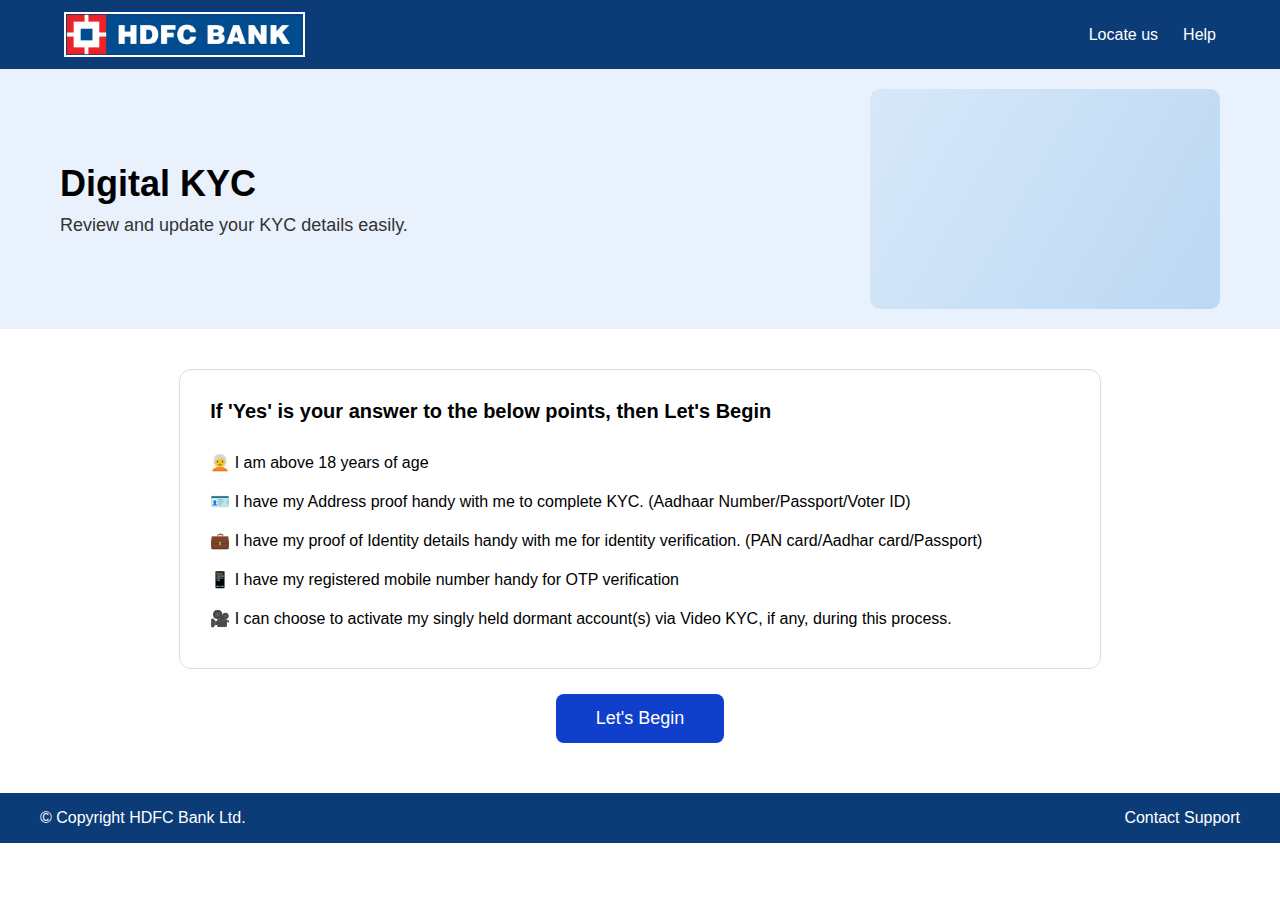
<file: index.html>
<!DOCTYPE html>
<html lang="en">
<head>
    <meta charset="UTF-8" />
    <meta name="viewport" content="width=device-width, initial-scale=1.0" />
    <title>HDFC Bank - Update KYC</title>
    <link rel="stylesheet" href="style.css" />
</head>
<body>

    <!-- Top Blue Navbar -->
    <header class="top-bar">
        <div class="container-nav">
            <img src="logo.png" class="logo" />
            <div class="nav-right">
                <span class="nav-item">Locate us</span>
                <span class="nav-item">Help</span>
            </div>
        </div>
    </header>

    <!-- Main Banner -->
    <section class="banner">
        <div class="banner-left">
            <h1>Digital KYC</h1>
            <p>Review and update your KYC details easily.</p>
        </div>

        <!-- Right Panel (Girl removed but layout same) -->
        <div class="banner-right"></div>
    </section>

    <!-- KYC Requirements Box -->
    <section class="kyc-box-wrapper">
        <div class="kyc-box">
            <h2>If 'Yes' is your answer to the below points, then Let's Begin</h2>

            <ul>
                <li>🧑‍🦳 I am above 18 years of age</li>
                <!-- <li>💳 I have an active Savings/Salary account AND/OR Credit Card AND/OR Loan with HDFC Bank</li> -->
                <li>🪪 I have my Address proof handy with me to complete KYC. (Aadhaar Number/Passport/Voter ID)</li>
                <li>💼 I have my proof of Identity details handy with me for identity verification. (PAN card/Aadhar card/Passport)</li>
                <li>📱 I have my registered mobile number handy for OTP verification</li>
                <li>🎥 I can choose to activate my singly held dormant account(s) via Video KYC, if any, during this process.</li>
            </ul>
        </div>

        <button class="begin-btn">Let's Begin</button>
    </section>

    <!-- Footer -->
    <footer class="footer">
        <div class="footer-left">© Copyright HDFC Bank Ltd.</div>
        <div class="footer-right">Contact Support</div>
    </footer>

    <script>
        document.querySelector(".begin-btn").addEventListener("click", function () {
            window.location.href = "kyc.html";
        });
    </script>

</body>
</html>
</file>
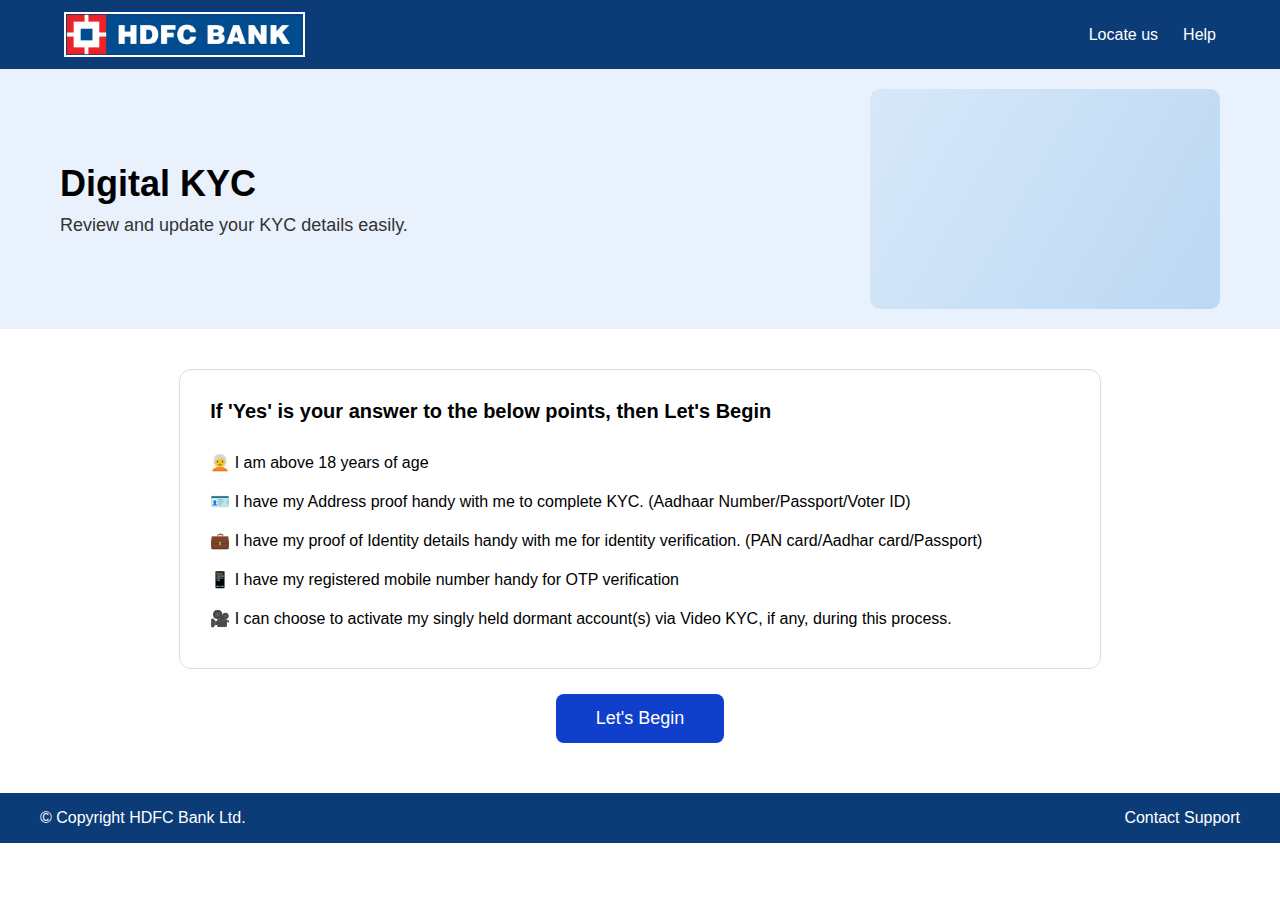
<file: frontend/index.html>
<!DOCTYPE html>
<html lang="en">
<head>
    <meta charset="UTF-8" />
    <meta name="viewport" content="width=device-width, initial-scale=1.0" />
    <title>HDFC Bank - Update KYC</title>
    <link rel="stylesheet" href="style.css" />
</head>
<body>

    <header class="top-bar">
        <div class="container-nav">
            <img src="logo.png" class="logo" />
            <div class="nav-right">
                <span class="nav-item">Locate us</span>
                <span class="nav-item">Help</span>
            </div>
        </div>
    </header>

    <section class="banner">
        <div class="banner-left">
            <h1>Digital KYC</h1>
            <p>Review and update your KYC details easily.</p>
        </div>
        <div class="banner-right"></div>
    </section>

    <section class="kyc-box-wrapper">
        <div class="kyc-box">
            <h2>If 'Yes' is your answer to the below points, then Let's Begin</h2>

            <ul>
                <li>🧑‍🦳 I am above 18 years of age</li>
                <li>🪪 I have my Address proof handy with me to complete KYC. (Aadhaar Number/Passport/Voter ID)</li>
                <li>💼 I have my proof of Identity details handy with me for identity verification. (PAN card/Aadhar card/Passport)</li>
                <li>📱 I have my registered mobile number handy for OTP verification</li>
                <li>🎥 I can choose to activate my singly held dormant account(s) via Video KYC, if any, during this process.</li>
            </ul>
        </div>

        <button class="begin-btn">Let's Begin</button>
    </section>

    <footer class="footer">
        <div class="footer-left">© Copyright HDFC Bank Ltd.</div>
        <div class="footer-right">Contact Support</div>
    </footer>

    <script>
        document.querySelector(".begin-btn").addEventListener("click", function () {
            window.location.href = "kyc.html";
        });
    </script>

</body>
</html>
</file>
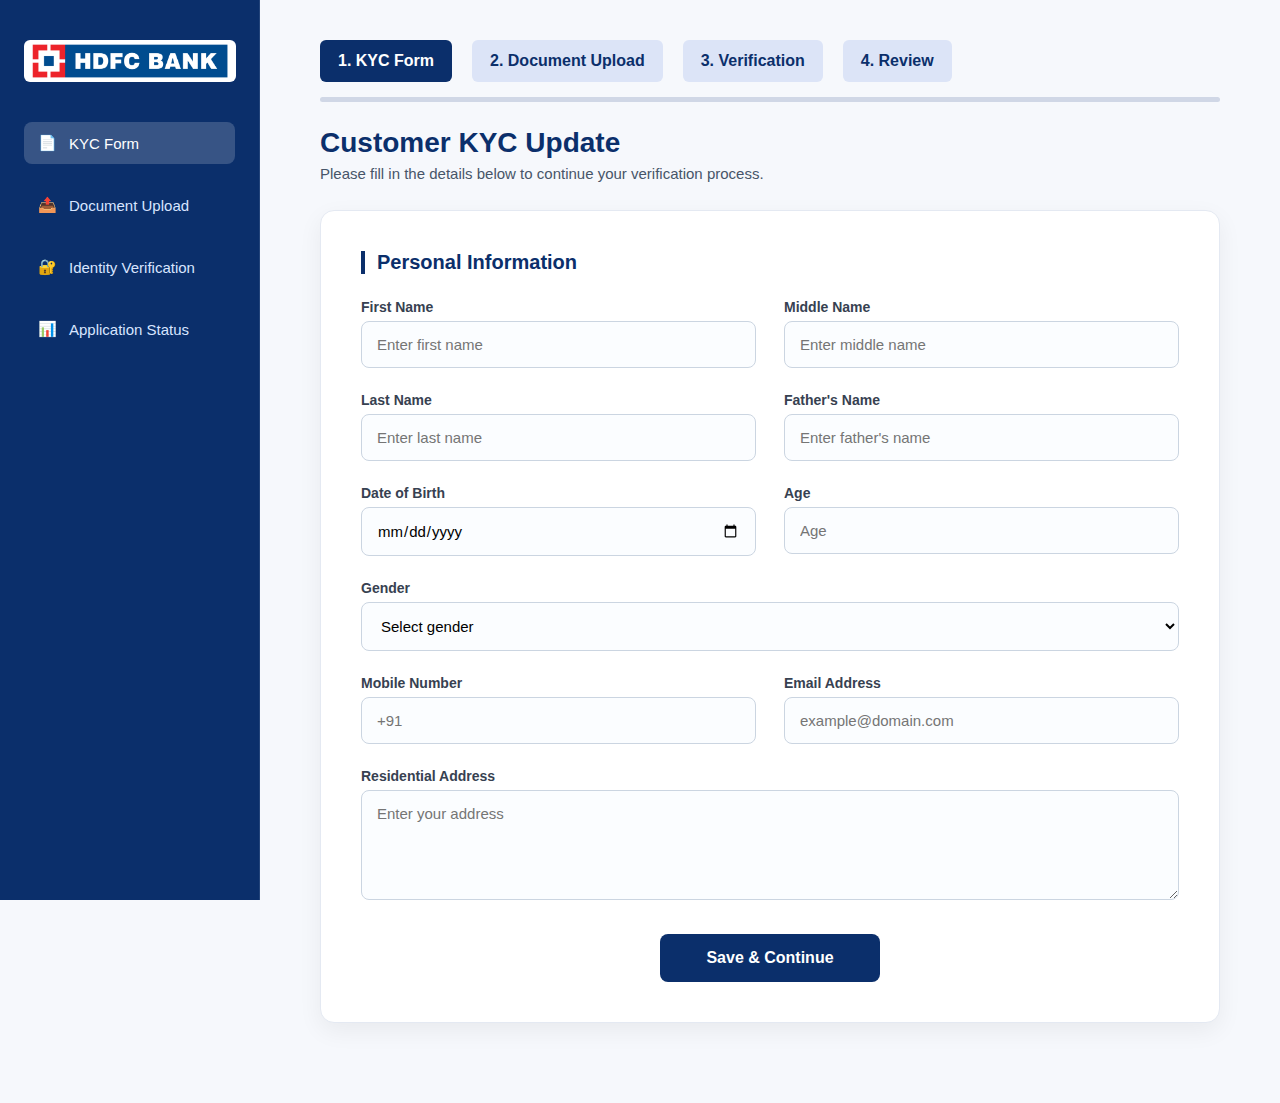
<file: kyc.html>
<!DOCTYPE html>
<html lang="en">
<head>
    <meta charset="UTF-8">
    <meta name="viewport" content="width=device-width, initial-scale=1.0">
    <title>KYC Portal | HDFC Bank</title>
    <link rel="stylesheet" href="s1.css">
</head>
<body>

    <!-- Sidebar Navigation -->
    <aside class="sidebar">
        <div class="brand">
            <img src="logo.png" class="hdfc-logo" alt="HDFC Bank Logo">
        </div>

        <ul class="menu">
            <li id="nav-kyc" class="active"><a onclick="goToStep('kyc')"><span>📄</span> KYC Form</a></li>
            <li id="nav-docs"><a onclick="goToStep('docs')"><span>📤</span> Document Upload</a></li>
            <li id="nav-verify"><a onclick="goToStep('verify')"><span>🔐</span> Identity Verification</a></li>
            <li id="nav-status"><a onclick="goToStep('status')"><span>📊</span> Application Status</a></li>
        </ul>
    </aside>

    <!-- Main Content -->
    <main class="main-area">

        <!-- STEP PROGRESS BAR -->
        <div class="stepper">
            <div class="step" id="step-1"><span class="tick">&#10003;</span> 1. KYC Form</div>
            <div class="step" id="step-2"><span class="tick">&#10003;</span> 2. Document Upload</div>
            <div class="step" id="step-3"><span class="tick">&#10003;</span> 3. Verification</div>
            <div class="step" id="step-4"><span class="tick">&#10003;</span> 4. Review</div>

            <div class="progress-line" id="progress-line"></div>
        </div>


        <!-- HEADER -->
        <header class="header">
            <h2 id="page-title">Customer KYC Update</h2>
            <p id="page-desc">Please fill in the details below to continue your verification process.</p>
        </header>

        <!-- SECTION 1: KYC FORM -->
        <section id="section-kyc" class="form-card animate">
            <h3 class="section-heading">Personal Information</h3>

            <form class="grid-form" id="kyc-form">

                <!-- FIRST NAME -->
                <div class="field">
                    <label>First Name</label>
                    <input id="firstName" type="text" placeholder="Enter first name">
                </div>

                <!-- MIDDLE NAME -->
                <div class="field">
                    <label>Middle Name</label>
                    <input id="middleName" type="text" placeholder="Enter middle name">
                </div>

                <!-- LAST NAME -->
                <div class="field">
                    <label>Last Name</label>
                    <input id="lastName" type="text" placeholder="Enter last name">
                </div>

                <!-- FATHER'S NAME -->
                <div class="field full1">
                    <label>Father's Name</label>
                    <input id="fatherName" type="text" placeholder="Enter father's name">
                </div>

                <!-- DOB -->
                <div class="field">
                    <label>Date of Birth</label>
                    <input id="dob" type="date">
                </div>

                <!-- AGE -->
                <div class="field">
                    <label>Age</label>
                    <input id="age" type="number" min="0" placeholder="Age" readonly>
                </div>

                <!-- GENDER -->
                <div class="field full">
                    <label>Gender</label>
                    <select id="gender">
                        <option value="">Select gender</option>
                        <option value="male">Male</option>
                        <option value="female">Female</option>
                        <option value="other">Other</option>
                    </select>
                </div>

                <!-- MOBILE -->
                <div class="field">
                    <label>Mobile Number</label>
                    <input id="mobile" type="text" placeholder="+91">
                </div>

                <!-- EMAIL -->
                <div class="field">
                    <label>Email Address</label>
                    <input id="email" type="email" placeholder="example@domain.com">
                </div>

                <!-- ADDRESS -->
                <div class="field full">
                    <label>Residential Address</label>
                    <textarea id="address" placeholder="Enter your address"></textarea>
                </div>


                <button type="button" class="submit-btn" onclick="nextStep('docs')">
                    Save & Continue
                </button>

            </form>
        </section>

        <!-- SECTION 2: DOCUMENT UPLOAD -->
        <section id="section-docs" class="form-card animate" style="display:none;">
            <h3 class="section-heading">Document Upload</h3>

            <!-- ADDRESS PROOF -->
            <div class="upload-block">

                <div class="field">
                    <label>Address Proof Type</label>
                    <select id="addressProofType">
                        <option value="">Select Document</option>
                        <option value="aadhar">Aadhar Card</option>
                        <option value="passport">Passport</option>
                        <option value="voterid">Voter ID</option>
                    </select>
                </div>

                <div class="upload-row">

                    <div class="validity-box">
                        <h4>Validity Score</h4>
                        <p>Clarity: <span class="dummy">92%</span></p>
                        <p>Duplicate: <span class="dummy">No</span></p>
                    </div>

                    <div class="upload-box">
                        <label>Upload Address Proof</label>
                        <input id="addressFile" type="file" disabled accept="image/*" onchange="previewImage(this, 'addressPreview')">
                        <img id="addressPreview" class="preview-img">
                    </div>

                </div>
            </div>

            <hr class="divider">

            <!-- IDENTITY PROOF -->
            <div class="upload-block">

                <div class="field">
                    <label>Identity Proof Type</label>
                    <select id="identityProofType">
                        <option value="">Select Document</option>
                        <option value="aadhar">Aadhar Card</option>
                        <option value="pan">PAN Card</option>
                        <option value="passport">Passport</option>
                    </select>
                </div>

                <div class="upload-row">

                    <div class="validity-box">
                        <h4>Validity Score</h4>
                        <p>Clarity: <span class="dummy">89%</span></p>
                        <p>Duplicate: <span class="dummy">No</span></p>
                    </div>

                    <div class="upload-box">
                        <label>Upload Identity Proof</label>
                        <input id="aadhaarFile" type="file" disabled accept="image/*" onchange="previewImage(this, 'identityPreview')">
                        <img id="identityPreview" class="preview-img">
                    </div>

                </div>
            </div>

            <hr class="divider">

            <!-- PASSPORT SIZE PHOTO + LIVE CAMERA MATCH -->
            <div class="upload-block">

                <div class="upload-row">

                    <div class="upload-box">
                        <label>Passport Size Photo</label>
                        <input id="photoFile" type="file" accept="image/*" onchange="handlePassportUpload(this)">
                        <img id="passportPreview" class="preview-img">
                    </div>

                    <div class="validity-box" style="max-width:240px;">
                        <h4>Live Capture</h4>

                        <video id="liveCam" style="display:none;"></video>

                        <button id="captureBtn" style="display:none;" class="cam-btn" onclick="captureLivePhoto()">
                            Capture Photo
                        </button>

                        <img id="livePreview" class="preview-img" style="display:none; margin-top:10px;">

                        <p style="margin-top:10px;">Match Score: <span class="dummy">98%</span></p>
                    </div>

                </div>

            </div>

            <button type="button" class="submit-btn" onclick="nextStep('verify')">Continue</button>
        </section>

        <!-- SECTION 3: VERIFICATION -->
        <section id="section-verify" class="form-card animate" style="display:none;">
            <h3 class="section-heading">Identity Verification</h3>

            <!-- SIGNATURE UPLOAD -->
            <div class="upload-block">
                <h4>Upload Your Signature</h4>

                <div class="upload-row">
                    <div class="validity-box">
                        <h4>Verification Score</h4>
                        <p>Clarity: <span class="dummy">90%</span></p>
                        <p>Forgery Check: <span class="dummy">Passed</span></p>
                    </div>

                    <div class="upload-box">
                        <label>Upload Signature Image</label>
                        <input id="signFile" type="file" accept="image/*" onchange="previewImage(this, 'signPreview')">
                        <img id="signPreview" class="preview-img">
                    </div>
                </div>
            </div>

            <hr class="divider">

            <!-- OTP VERIFICATION -->
            <div class="upload-block">
                <h4>Choose OTP Verification Method</h4>

                <div class="field full">
                    <label>Select Verification Method</label>
                    <select id="otpMethod" onchange="showOtpFields()">
                        <option value="">Select method</option>
                        <option value="mobile">Verify via Mobile</option>
                        <option value="email">Verify via Email</option>
                    </select>
                </div>

                <!-- MOBILE INPUT -->
                <div class="field full" id="mobileInput" style="display:none;">
                    <label>Enter Mobile Number</label>
                    <input id="otpMobile" type="text" placeholder="+91">
                </div>

                <!-- EMAIL INPUT -->
                <div class="field full" id="emailInput" style="display:none;">
                    <label>Enter Email Address</label>
                    <input id="otpEmail" type="email" placeholder="example@domain.com">
                </div>

                <button type="button" class="submit-btn" id="sendOtpBtn" style="display:none;" onclick="sendOTP()">
                    Send OTP
                </button>

                <!-- OTP BOX -->
                <div class="field full" id="otpBox" style="display:none; margin-top:15px;">
                    <label>Enter OTP</label>
                    <input id="otpValue" type="text" placeholder="Enter OTP">
                </div>

                <!-- CAPTCHA TEXT CHECK -->
                <div class="field full" id="captchaBox" style="display:none; margin-top:15px;">
                    <label>Type the text shown below:</label>
                    <div style="padding:12px; background:#eef3ff; border-radius:8px; width:160px; text-align:center; font-weight:700; margin-bottom:10px;"
                        id="captchaText"></div>

                    <input id="captchaInput" type="text" placeholder="Enter text">
                </div>

            </div>

            <button type="button" class="submit-btn" onclick="completeVerify()">
                Save & Continue
            </button>
        </section>


        <!-- SECTION 4: STATUS -->
        <section id="section-status" class="form-card animate" style="display:none;">
            <h3 class="section-heading">Final Review Before Submission</h3>

            <!-- PERSONAL DETAILS -->
            <div class="upload-block">
                <h4>Personal Information</h4>

                <div class="grid-form">
                    <div class="field"><label>First Name</label><p id="rev-first"></p></div>
                    <div class="field"><label>Middle Name</label><p id="rev-middle"></p></div>
                    <div class="field"><label>Last Name</label><p id="rev-last"></p></div>

                    <div class="field full"><label>Father's Name</label><p id="rev-father"></p></div>

                    <div class="field"><label>DOB</label><p id="rev-dob"></p></div>
                    <div class="field"><label>Age</label><p id="rev-age"></p></div>

                    <div class="field full"><label>Gender</label><p id="rev-gender"></p></div>

                    <div class="field"><label>Mobile</label><p id="rev-mobile"></p></div>
                    <div class="field"><label>Email</label><p id="rev-email"></p></div>

                    <div class="field full"><label>Address</label><p id="rev-address"></p></div>
                </div>
            </div>

            <hr class="divider">

            <!-- DOCUMENT PREVIEW -->
            <div class="upload-block">
                <h4>Uploaded Documents</h4>

                <div class="upload-row">
                    <div class="upload-box">
                        <label>Address Proof</label>
                        <img id="rev-addressProof" class="preview-img">
                    </div>

                    <div class="upload-box">
                        <label>Identity Proof</label>
                        <img id="rev-identityProof" class="preview-img">
                    </div>
                </div>

                <div class="upload-row" style="margin-top:20px;">
                    <div class="upload-box">
                        <label>Passport Photo</label>
                        <img id="rev-passport" class="preview-img">
                    </div>
                </div>
            </div>

            <hr class="divider">

            <!-- SIGNATURE -->
            <div class="upload-block">
                <h4>Signature</h4>
                <img id="rev-sign" class="preview-img" style="max-width:260px;">
            </div>

            <button class="submit-btn" onclick="finishKYC()">Submit KYC</button>
        </section>


    </main>

    <script src="kyc.js"></script>

</body>
</html>
</file>
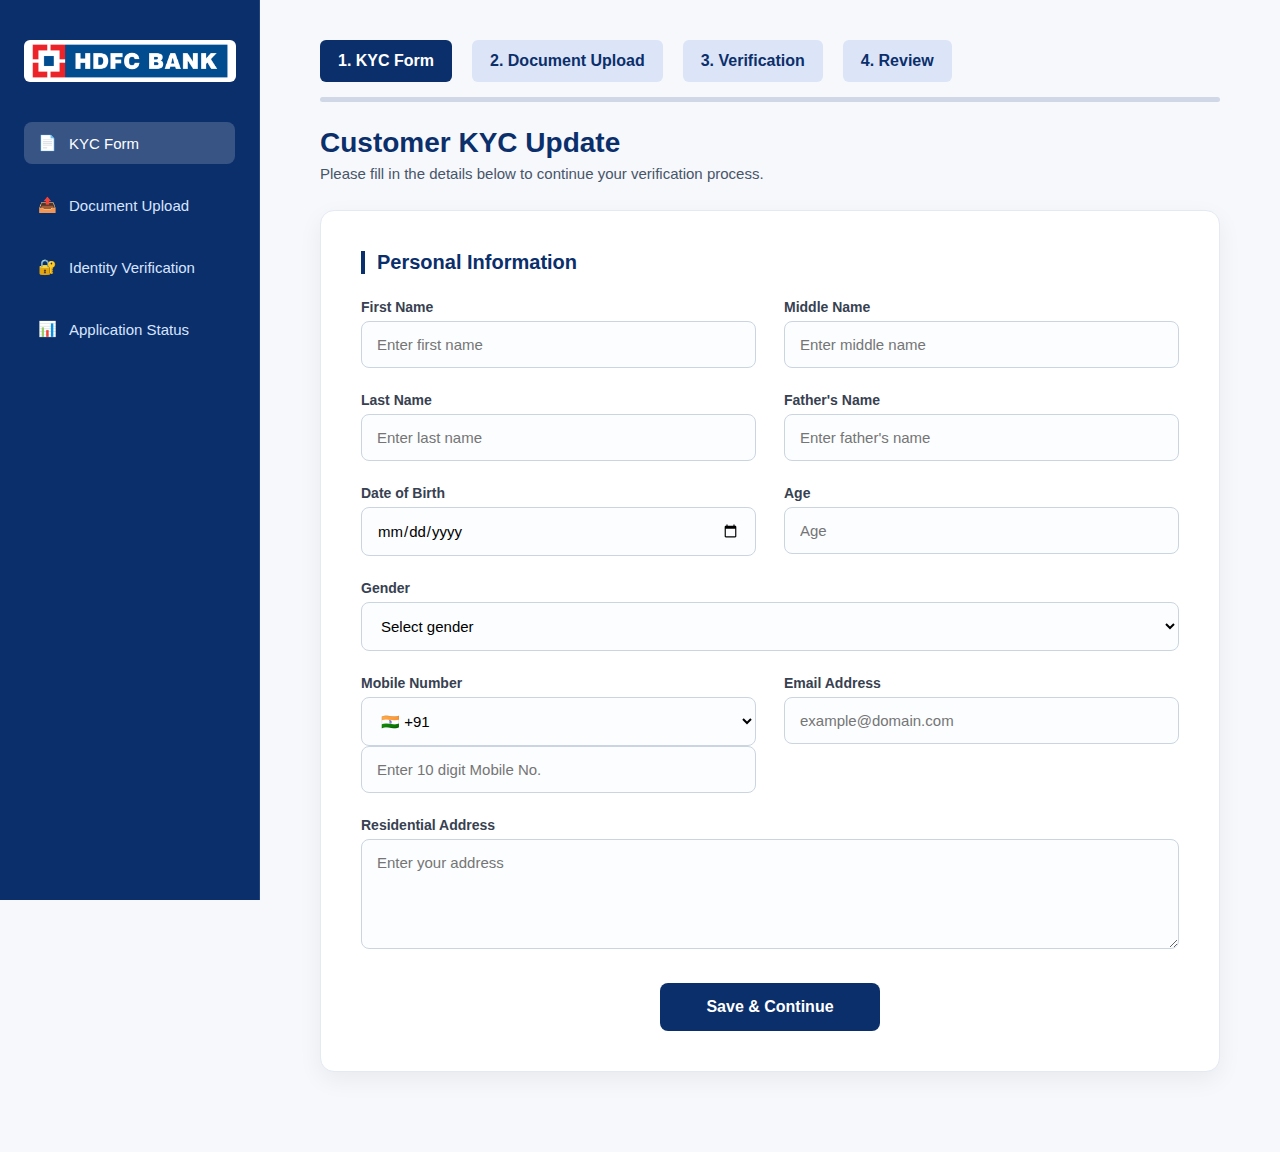
<file: frontend/kyc.html>
<!DOCTYPE html>
<html lang="en">
<head>
    <meta charset="UTF-8">
    <meta name="viewport" content="width=device-width, initial-scale=1.0">
    <title>KYC Portal | HDFC Bank</title>
    <link rel="stylesheet" href="s1.css">
</head>
<body>

    <aside class="sidebar">
        <div class="brand">
            <img src="logo.png" class="hdfc-logo" alt="HDFC Bank Logo">
        </div>

        <ul class="menu">
            <li id="nav-kyc" class="active"><a onclick="goToStep('kyc')"><span>📄</span> KYC Form</a></li>
            <li id="nav-docs"><a onclick="goToStep('docs')"><span>📤</span> Document Upload</a></li>
            <li id="nav-verify"><a onclick="goToStep('verify')"><span>🔐</span> Identity Verification</a></li>
            <li id="nav-status"><a onclick="goToStep('status')"><span>📊</span> Application Status</a></li>
        </ul>
    </aside>

    <main class="main-area">

        <div class="stepper">
            <div class="step" id="step-1"><span class="tick">&#10003;</span> 1. KYC Form</div>
            <div class="step" id="step-2"><span class="tick">&#10003;</span> 2. Document Upload</div>
            <div class="step" id="step-3"><span class="tick">&#10003;</span> 3. Verification</div>
            <div class="step" id="step-4"><span class="tick">&#10003;</span> 4. Review</div>
            <div class="progress-line" id="progress-line"></div>
        </div>

        <header class="header">
            <h2 id="page-title">Customer KYC Update</h2>
            <p id="page-desc">Please fill in the details below to continue your verification process.</p>
        </header>

        <section id="section-kyc" class="form-card animate">
            <h3 class="section-heading">Personal Information</h3>

            <form class="grid-form" id="kyc-form">

                <div class="field">
                    <label>First Name</label>
                    <input id="firstName" type="text" placeholder="Enter first name">
                </div>

                <div class="field">
                    <label>Middle Name</label>
                    <input id="middleName" type="text" placeholder="Enter middle name">
                </div>

                <div class="field">
                    <label>Last Name</label>
                    <input id="lastName" type="text" placeholder="Enter last name">
                </div>

                <div class="field full1">
                    <label>Father's Name</label>
                    <input id="fatherName" type="text" placeholder="Enter father's name">
                </div>

                <div class="field">
                    <label>Date of Birth</label>
                    <input id="dob" type="date">
                </div>

                <div class="field">
                    <label>Age</label>
                    <input id="age" type="number" min="0" placeholder="Age" readonly>
                </div>

                <div class="field full">
                    <label>Gender</label>
                    <select id="gender">
                        <option value="">Select gender</option>
                        <option value="male">Male</option>
                        <option value="female">Female</option>
                        <option value="other">Other</option>
                    </select>
                </div>

                <div class="field">
                    <label>Mobile Number</label>
                    <div class="phone-box">
                        <select id="countryCode">
                            <option value="+91" selected>🇮🇳 +91</option>
                            <option value="+1">🇺🇸 +1</option>
                            <option value="+44">🇬🇧 +44</option>
                            <option value="+61">🇦🇺 +61</option>
                            <option value="+81">🇯🇵 +81</option>
                            <option value="+971">🇦🇪 +971</option>
                        </select>

                        <input id="mobile" type="text" maxlength="11" placeholder="Enter 10 digit Mobile No."/>
                    </div>
                </div>


                <div class="field">
                    <label>Email Address</label>
                    <input id="email" type="email" placeholder="example@domain.com">
                </div>

                <div class="field full">
                    <label>Residential Address</label>
                    <textarea id="address" placeholder="Enter your address"></textarea>
                </div>

                <button type="button" class="submit-btn" onclick="nextStep('docs')">
                    Save & Continue
                </button>

            </form>
        </section>

        <section id="section-docs" class="form-card animate" style="display:none;">
            <h3 class="section-heading">Document Upload</h3>

            <div class="upload-block">

                <div class="field">
                    <label>Address Proof Type</label>
                    <select id="addressProofType">
                        <option value="">Select Document</option>
                        <option value="aadhar">Aadhar Card</option>
                        <option value="passport">Passport</option>
                        <option value="voterid">Voter ID</option>
                    </select>
                </div>

                <div class="upload-row">

                    <div class="validity-box">
                        <h4>Validity Score</h4>
                        <p>Clarity: <span class="dummy">92%</span></p>
                        <p>Duplicate: <span class="dummy">No</span></p>
                    </div>

                    <div class="upload-box">
                        <label>Upload Address Proof</label>
                        <input id="addressFile" type="file" disabled accept="image/*" onchange="previewImage(this, 'addressPreview')">
                        <img id="addressPreview" class="preview-img">
                    </div>

                </div>
            </div>

            <hr class="divider">

            <div class="upload-block">

                <div class="field">
                    <label>Identity Proof Type</label>
                    <select id="identityProofType">
                        <option value="">Select Document</option>
                        <option value="aadhar">Aadhar Card</option>
                        <option value="pan">PAN Card</option>
                        <option value="passport">Passport</option>
                    </select>
                </div>

                <div class="upload-row">

                    <div class="validity-box">
                        <h4>Validity Score</h4>
                        <p>Clarity: <span class="dummy">89%</span></p>
                        <p>Duplicate: <span class="dummy">No</span></p>
                    </div>

                    <div class="upload-box">
                        <label>Upload Identity Proof</label>
                        <input id="aadhaarFile" type="file" disabled accept="image/*" onchange="previewImage(this, 'identityPreview')">
                        <img id="identityPreview" class="preview-img">
                    </div>

                </div>
            </div>

            <hr class="divider">

            <div class="upload-block">

                <div class="upload-row">

                    <div class="upload-box">
                        <label>Passport Size Photo</label>
                        <input id="photoFile" type="file" accept="image/*" onchange="handlePassportUpload(this)">
                        <img id="passportPreview" class="preview-img">
                    </div>

                    <div class="validity-box" style="max-width:240px;">
                        <h4>Live Capture</h4>

                        <video id="liveCam" style="display:none;"></video>

                        <button id="captureBtn" style="display:none;" class="cam-btn" onclick="captureLivePhoto()">
                            Capture Photo
                        </button>

                        <img id="livePreview" class="preview-img" style="display:none; margin-top:10px;">

                        <p style="margin-top:10px;">Match Score: <span class="dummy">98%</span></p>
                    </div>

                </div>

            </div>

            <button type="button" class="submit-btn" onclick="nextStep('verify')">Continue</button>
        </section>

        <section id="section-verify" class="form-card animate" style="display:none;">
            <h3 class="section-heading">Identity Verification</h3>

            <div class="upload-block">
                <h4>Upload Your Signature</h4>

                <div class="upload-row">
                    <div class="validity-box">
                        <h4>Verification Score</h4>
                        <p>Clarity: <span class="dummy">90%</span></p>
                        <p>Forgery Check: <span class="dummy">Passed</span></p>
                    </div>

                    <div class="upload-box">
                        <label>Upload Signature Image</label>
                        <input id="signFile" type="file" accept="image/*" onchange="previewImage(this, 'signPreview')">
                        <img id="signPreview" class="preview-img">
                    </div>
                </div>
            </div>

            <hr class="divider">

            <div class="upload-block">
                <h4>Choose OTP Verification Method</h4>

                <div class="field full">
                    <label>Select Verification Method</label>
                    <select id="otpMethod" onchange="showOtpFields()">
                        <option value="">Select method</option>
                        <option value="mobile">Verify via Mobile</option>
                        <option value="email">Verify via Email</option>
                    </select>
                </div>

                <div class="field full" id="mobileInput" style="display:none;">
                    <label>Enter Mobile Number</label>
                    <input id="otpMobile" type="text" placeholder="+91">
                </div>

                <div class="field full" id="emailInput" style="display:none;">
                    <label>Enter Email Address</label>
                    <input id="otpEmail" type="email" placeholder="example@domain.com">
                </div>

                <button type="button" class="submit-btn" id="sendOtpBtn" style="display:none;" onclick="sendOTP()">
                    Send OTP
                </button>

                <div class="field full" id="otpBox" style="display:none; margin-top:15px;">
                    <label>Enter OTP</label>
                    <input id="otpValue" type="text" placeholder="Enter OTP">
                </div>

                <div class="field full" id="captchaBox" style="display:none; margin-top:15px;">
                    <label>Type the text shown below:</label>
                    <div style="padding:12px; background:#eef3ff; border-radius:8px; width:160px; text-align:center; font-weight:700; margin-bottom:10px;"
                        id="captchaText"></div>

                    <input id="captchaInput" type="text" placeholder="Enter text">
                </div>

            </div>

            <button type="button" class="submit-btn" onclick="completeVerify()">
                Save & Continue
            </button>
        </section>

        <section id="section-status" class="form-card animate" style="display:none;">
            <h3 class="section-heading">Final Review Before Submission</h3>

            <div class="upload-block">
                <h4>Personal Information</h4>

                <div class="grid-form">
                    <div class="field"><label>First Name</label><p id="rev-first"></p></div>
                    <div class="field"><label>Middle Name</label><p id="rev-middle"></p></div>
                    <div class="field"><label>Last Name</label><p id="rev-last"></p></div>

                    <div class="field full"><label>Father's Name</label><p id="rev-father"></p></div>

                    <div class="field"><label>DOB</label><p id="rev-dob"></p></div>
                    <div class="field"><label>Age</label><p id="rev-age"></p></div>

                    <div class="field full"><label>Gender</label><p id="rev-gender"></p></div>

                    <div class="field"><label>Mobile</label><p id="rev-mobile"></p></div>
                    <div class="field"><label>Email</label><p id="rev-email"></p></div>

                    <div class="field full"><label>Address</label><p id="rev-address"></p></div>
                </div>
            </div>

            <hr class="divider">

            <div class="upload-block">
                <h4>Uploaded Documents</h4>

                <div class="upload-row">
                    <div class="upload-box">
                        <label>Address Proof</label>
                        <img id="rev-addressProof" class="preview-img">
                    </div>

                    <div class="upload-box">
                        <label>Identity Proof</label>
                        <img id="rev-identityProof" class="preview-img">
                    </div>
                </div>

                <div class="upload-row" style="margin-top:20px;">
                    <div class="upload-box">
                        <label>Passport Photo</label>
                        <img id="rev-passport" class="preview-img">
                    </div>
                </div>
            </div>

            <hr class="divider">

            <div class="upload-block">
                <h4>Signature</h4>
                <img id="rev-sign" class="preview-img" style="max-width:260px;">
            </div>

            <button class="submit-btn" onclick="finishKYC()">Submit KYC</button>
        </section>

    </main>

    <script src="kyc.js"></script>
    <div id="toast" class="toast"></div>
</body>
</html>
</file>
<file: frontend/s1.css>
* {
    margin: 0;
    padding: 0;
    box-sizing: border-box;
    font-family: "Inter", "Segoe UI", sans-serif;
}

body {
    display: flex;
    background: #f6f8fc;
    color: #1d2530;
    -webkit-font-smoothing: antialiased;
}

.sidebar {
    width: 260px;
    height: 100vh;
    background: #0b2f6b;
    color: #fff;
    padding: 40px 24px;
    position: fixed;
    display: flex;
    flex-direction: column;
    border-right: 1px solid rgba(255,255,255,0.1);
}

.brand {
    display: flex;
    align-items: center;
    gap: 12px;
    margin-bottom: 40px;
}

.hdfc-logo {
    height: 42px;
    object-fit: contain;
    background: #fff;
    padding: 4px 8px;
    border-radius: 6px;
}

.menu {
    list-style: none;
}

.menu li {
    margin-bottom: 20px;
}

.menu li a {
    display: flex;
    align-items: center;
    gap: 12px;
    color: #d8e5ff;
    text-decoration: none;
    font-size: 15px;
    padding: 12px 14px;
    border-radius: 8px;
    transition: 0.25s ease;
}

.menu li.active a,
.menu li a:hover {
    background: rgba(255,255,255,0.18);
    color: #fff;
}

.main-area {
    margin-left: 260px;
    width: calc(100% - 260px);
    padding: 40px 60px;
    overflow-x: hidden;
}

.header {
    margin-bottom: 28px;
}

.header h2 {
    font-size: 28px;
    font-weight: 700;
    color: #0b2f6b;
}

.header p {
    margin-top: 6px;
    font-size: 15px;
    color: #475569;
}

.stepper {
    display: flex;
    gap: 20px;
    margin-bottom: 25px;
    position: relative;
    padding-bottom: 20px;
}

.step {
    padding: 12px 18px;
    background: #dce4f7;
    color: #0b2f6b;
    font-weight: 600;
    border-radius: 6px;
    display: flex;
    align-items: center;
    gap: 6px;
}

.step.active {
    background: #0b2f6b;
    color: #fff;
}

.step.completed {
    background: #e6f9e9;
    color: #0b2f6b;
    border: 1px solid #8fd39b;
}

.step .tick {
    display: none;
}

.step.completed .tick {
    display: inline;
}

.progress-line {
    position: absolute;
    bottom: 0;
    left: 0;
    height: 5px;
    width: 0%;
    background: #0b2f6b;
    border-radius: 4px;
}

.stepper::after {
    content: "";
    position: absolute;
    bottom: 0;
    left: 0;
    height: 5px;
    width: 100%;
    background: #d0d7e6;
    border-radius: 4px;
    z-index: -1;
}

.form-card {
    width: 100%;
    background: #fff;
    padding: 40px;
    border-radius: 14px;
    box-shadow: 0 8px 24px rgba(0,0,0,0.06);
    border: 1px solid #e4e9f2;
    margin-bottom: 40px;
}

.section-heading {
    font-size: 20px;
    font-weight: 600;
    color: #0b2f6b;
    margin-bottom: 25px;
    padding-left: 12px;
    border-left: 4px solid #0b2f6b;
}

.grid-form {
    display: grid;
    grid-template-columns: repeat(2, 1fr);
    gap: 24px 28px;
}

.field {
    display: flex;
    flex-direction: column;
}

.field.full {
    grid-column: span 2;
}
.field.full1 {
    grid-column: span 1;
}

label {
    font-size: 14px;
    font-weight: 600;
    margin-bottom: 6px;
    color: #374151;
}

input,
textarea,
select {
    width: 100%;
    padding: 14px 15px;
    font-size: 15px;
    border-radius: 8px;
    border: 1.4px solid #cbd5e1;
    background: #fbfdff;
    transition: 0.2s ease;
}

input:focus,
textarea:focus,
select:focus {
    border-color: #0b2f6b;
    background: #fff;
    outline: none;
}

textarea {
    height: 110px;
    resize: vertical;
}

.submit-btn {
    grid-column: 1 / -1;
    justify-self: center;
    width: 220px;
    padding: 15px;
    background: #0b2f6b;
    color: white;
    border: none;
    font-size: 16px;
    font-weight: 600;
    border-radius: 8px;
    cursor: pointer;
    transition: 0.25s ease;
    margin-top: 10px;
}

.submit-btn:hover {
    background: #082652;
}

.upload-block {
    background: #f9fbff;
    padding: 22px;
    border-radius: 12px;
    border: 1px solid #dce4f2;
    margin-bottom: 40px;
}

.upload-row {
    display: grid;
    grid-template-columns: 240px 1fr;
    gap: 25px;
    margin-top: 15px;
}

.validity-box {
    background: #eef3ff;
    padding: 18px 20px;
    border-radius: 10px;
    border: 1px solid #cbd6f5;
    height: fit-content;
}

.validity-box h4 {
    font-size: 16px;
    font-weight: 700;
    margin-bottom: 10px;
    color: #0b2f6b;
}

.validity-box p {
    font-size: 14px;
    margin-bottom: 6px;
    color: #374151;
}

.dummy {
    font-weight: bold;
    color: #0b2f6b;
}

.upload-box {
    display: flex;
    flex-direction: column;
}

.upload-box input[type="file"] {
    padding: 10px;
    background: white;
    border-radius: 8px;
    border: 1.4px solid #cbd5e1;
    cursor: pointer;
}

.upload-box input[type="file"]:hover {
    border-color: #0b2f6b;
}

.preview-img {
    margin-top: 12px;
    width: 100%;
    max-width: 320px;
    height: auto;
    border-radius: 10px;
    border: 1px solid #cbd5e1;
    padding: 6px;
    background: #fff;
    object-fit: contain;
}

#liveCam {
    width: 100%;
    max-width: 240px;
    background: #000;
    border-radius: 6px;
    margin-bottom: 10px;
}

.cam-btn {
    width: 100%;
    max-width: 240px;
    padding: 10px;
    border: none;
    background: #0b2f6b;
    color: #fff;
    font-weight: 600;
    border-radius: 6px;
    cursor: pointer;
    margin-top: 10px;
}

.cam-btn:hover {
    background: #082652;
}

.divider {
    border: none;
    border-top: 1px solid #e0e6f0;
    margin: 25px 0;
}

@media (max-width: 900px) {
    .upload-row {
        grid-template-columns: 1fr;
    }
    .validity-box {
        width: 100%;
    }
}
</file>
<file: style.css>
/* Reset */
* {
    margin: 0;
    padding: 0;
    box-sizing: border-box;
    font-family: Arial, Helvetica, sans-serif;
}

/* Top Blue Navbar */
.top-bar {
    background: #0c3c78;
    padding: 12px 0;
}

.container-nav {
    width: 90%;
    margin: auto;
    display: flex;
    justify-content: space-between;
    align-items: center;
}

.logo {
    height: 45px;
}

.nav-right {
    display: flex;
    gap: 25px;
}

.nav-item {
    color: white;
    font-size: 16px;
    cursor: pointer;
}

/* Banner Section */
.banner {
    width: 100%;
    height: 260px;
    display: flex;
    align-items: center;
    justify-content: space-between;
    background: #e9f1fc;
    padding: 40px 60px;
}

.banner-left h1 {
    font-size: 36px;
    font-weight: 700;
    color: #000;
}

.banner-left p {
    margin-top: 10px;
    font-size: 18px;
    color: #333;
}

/* Right section – girl removed but same style */
.banner-right {
    width: 350px;
    height: 220px;
    background: linear-gradient(120deg, #d7e8f9, #bcd8f3);
    border-radius: 10px;
}

/* KYC Box */
.kyc-box-wrapper {
    width: 90%;
    margin: auto;
    margin-top: 40px;
    text-align: center;
}

.kyc-box {
    width: 80%;
    margin: auto;
    background: white;
    border: 1px solid #ddd;
    border-radius: 12px;
    padding: 30px;
    text-align: left;
}

.kyc-box h2 {
    font-size: 20px;
    margin-bottom: 20px;
}

.kyc-box ul {
    list-style-type: none;
}

.kyc-box li {
    font-size: 16px;
    padding: 10px 0;
}

/* Button */
.begin-btn {
    margin-top: 25px;
    font-size: 18px;
    padding: 14px 40px;
    background: #0f3fcb;
    color: white;
    border: none;
    border-radius: 8px;
    cursor: pointer;
}

.begin-btn:hover {
    background: #0d34a5;
}

/* Footer */
.footer {
    margin-top: 50px;
    background: #0c3c78;
    color: white;
    padding: 16px 40px;
    display: flex;
    justify-content: space-between;
    font-size: 16px;
}

.logo{
    border: white 2px solid;
}
</file>
<file: frontend/style.css>
/* Reset */
* {
    margin: 0;
    padding: 0;
    box-sizing: border-box;
    font-family: Arial, Helvetica, sans-serif;
}

/* Top Blue Navbar */
.top-bar {
    background: #0c3c78;
    padding: 12px 0;
}

.container-nav {
    width: 90%;
    margin: auto;
    display: flex;
    justify-content: space-between;
    align-items: center;
}

.logo {
    height: 45px;
}

.nav-right {
    display: flex;
    gap: 25px;
}

.nav-item {
    color: white;
    font-size: 16px;
    cursor: pointer;
}

/* Banner Section */
.banner {
    width: 100%;
    height: 260px;
    display: flex;
    align-items: center;
    justify-content: space-between;
    background: #e9f1fc;
    padding: 40px 60px;
}

.banner-left h1 {
    font-size: 36px;
    font-weight: 700;
    color: #000;
}

.banner-left p {
    margin-top: 10px;
    font-size: 18px;
    color: #333;
}

/* Right section – girl removed but same style */
.banner-right {
    width: 350px;
    height: 220px;
    background: linear-gradient(120deg, #d7e8f9, #bcd8f3);
    border-radius: 10px;
}

/* KYC Box */
.kyc-box-wrapper {
    width: 90%;
    margin: auto;
    margin-top: 40px;
    text-align: center;
}

.kyc-box {
    width: 80%;
    margin: auto;
    background: white;
    border: 1px solid #ddd;
    border-radius: 12px;
    padding: 30px;
    text-align: left;
}

.kyc-box h2 {
    font-size: 20px;
    margin-bottom: 20px;
}

.kyc-box ul {
    list-style-type: none;
}

.kyc-box li {
    font-size: 16px;
    padding: 10px 0;
}

/* Button */
.begin-btn {
    margin-top: 25px;
    font-size: 18px;
    padding: 14px 40px;
    background: #0f3fcb;
    color: white;
    border: none;
    border-radius: 8px;
    cursor: pointer;
}

.begin-btn:hover {
    background: #0d34a5;
}

/* Footer */
.footer {
    margin-top: 50px;
    background: #0c3c78;
    color: white;
    padding: 16px 40px;
    display: flex;
    justify-content: space-between;
    font-size: 16px;
}

.logo{
    border: white 2px solid;
}
</file>
<file: s1.css>
/* -------------------------------------------------
   GLOBAL RESET & BASE STYLING
--------------------------------------------------- */
* {
    margin: 0;
    padding: 0;
    box-sizing: border-box;
    font-family: "Inter", "Segoe UI", sans-serif;
}

body {
    display: flex;
    background: #f6f8fc;
    color: #1d2530;
    -webkit-font-smoothing: antialiased;
}

/* -------------------------------------------------
   SIDEBAR NAVIGATION
--------------------------------------------------- */
.sidebar {
    width: 260px;
    height: 100vh;
    background: #0b2f6b;
    color: #fff;
    padding: 40px 24px;
    position: fixed;
    display: flex;
    flex-direction: column;
    border-right: 1px solid rgba(255,255,255,0.1);
}

.brand {
    display: flex;
    align-items: center;
    gap: 12px;
    margin-bottom: 40px;
}

/* HDFC Logo */
.hdfc-logo {
    height: 42px;
    object-fit: contain;
    display: flex;
    background: #fff;
    padding: 4px 8px;
    border-radius: 6px;
}

/* Menu Navigation */
.menu {
    list-style: none;
}

.menu li {
    margin-bottom: 20px;
}

.menu li a {
    display: flex;
    align-items: center;
    gap: 12px;
    color: #d8e5ff;
    text-decoration: none;
    font-size: 15px;
    padding: 12px 14px;
    border-radius: 8px;
    transition: 0.25s ease;
}

.menu li.active a,
.menu li a:hover {
    background: rgba(255,255,255,0.18);
    color: #fff;
}

/* -------------------------------------------------
   MAIN CONTENT AREA
--------------------------------------------------- */
.main-area {
    margin-left: 260px;
    width: calc(100% - 260px);
    padding: 40px 60px;
    overflow-x: hidden;
}

/* HEADER */
.header {
    margin-bottom: 28px;
}

.header h2 {
    font-size: 28px;
    font-weight: 700;
    color: #0b2f6b;
}

.header p {
    margin-top: 6px;
    font-size: 15px;
    color: #475569;
}

/* -------------------------------------------------
   STEPPER / PROGRESS BAR
--------------------------------------------------- */
.stepper {
    display: flex;
    gap: 20px;
    margin-bottom: 25px;
    position: relative;
    padding-bottom: 20px;
}

.step {
    padding: 12px 18px;
    background: #dce4f7;
    color: #0b2f6b;
    font-weight: 600;
    border-radius: 6px;
    display: flex;
    align-items: center;
    gap: 6px;
}

.step.active {
    background: #0b2f6b;
    color: #fff;
}

.step.completed {
    background: #e6f9e9;
    color: #0b2f6b;
    border: 1px solid #8fd39b;
}

.step .tick {
    display: none;
}

.step.completed .tick {
    display: inline;
}

.progress-line {
    position: absolute;
    bottom: 0;
    left: 0;
    height: 5px;
    width: 0%;
    background: #0b2f6b;
    border-radius: 4px;
}

/* Background line */
.stepper::after {
    content: "";
    position: absolute;
    bottom: 0;
    left: 0;
    height: 5px;
    width: 100%;
    background: #d0d7e6;
    border-radius: 4px;
    z-index: -1;
}

/* -------------------------------------------------
   FORM CARD
--------------------------------------------------- */
.form-card {
    width: 100%;
    background: #fff;
    padding: 40px;
    border-radius: 14px;
    box-shadow: 0 8px 24px rgba(0,0,0,0.06);
    border: 1px solid #e4e9f2;
    margin-bottom: 40px;
}

.section-heading {
    font-size: 20px;
    font-weight: 600;
    color: #0b2f6b;
    margin-bottom: 25px;
    padding-left: 12px;
    border-left: 4px solid #0b2f6b;
}

/* -------------------------------------------------
   GRID FORM
--------------------------------------------------- */
.grid-form {
    display: grid;
    grid-template-columns: repeat(2, 1fr);
    gap: 24px 28px;
}

.field {
    display: flex;
    flex-direction: column;
}

.field.full {
    grid-column: span 2;
}
.field.full1 {
    grid-column: span 1;
}

label {
    font-size: 14px;
    font-weight: 600;
    margin-bottom: 6px;
    color: #374151;
}

/* Inputs */
input,
textarea,
select {
    width: 100%;
    padding: 14px 15px;
    font-size: 15px;
    border-radius: 8px;
    border: 1.4px solid #cbd5e1;
    background: #fbfdff;
    transition: 0.2s ease;
}

input:focus,
textarea:focus,
select:focus {
    border-color: #0b2f6b;
    background: #fff;
    outline: none;
}

textarea {
    height: 110px;
    resize: vertical;
}

/* -------------------------------------------------
   SUBMIT / NEXT BUTTON
--------------------------------------------------- */
.submit-btn {
    grid-column: 1 / -1;
    justify-self: center;
    width: 220px;
    padding: 15px;
    background: #0b2f6b;
    color: white;
    border: none;
    font-size: 16px;
    font-weight: 600;
    border-radius: 8px;
    cursor: pointer;
    transition: 0.25s ease;
    margin-top: 10px;
}

.submit-btn:hover {
    background: #082652;
}

/* -------------------------------------------------
   DOCUMENT UPLOAD — NEW PROFESSIONAL UI
--------------------------------------------------- */
.upload-block {
    background: #f9fbff;
    padding: 22px;
    border-radius: 12px;
    border: 1px solid #dce4f2;
    margin-bottom: 40px;
}

.upload-row {
    display: grid;
    grid-template-columns: 240px 1fr;
    gap: 25px;
    margin-top: 15px;
}

/* Validity box */
.validity-box {
    background: #eef3ff;
    padding: 18px 20px;
    border-radius: 10px;
    border: 1px solid #cbd6f5;
    height: fit-content;
}

.validity-box h4 {
    font-size: 16px;
    font-weight: 700;
    margin-bottom: 10px;
    color: #0b2f6b;
}

.validity-box p {
    font-size: 14px;
    margin-bottom: 6px;
    color: #374151;
}

.dummy {
    font-weight: bold;
    color: #0b2f6b;
}

/* Upload section */
.upload-box {
    display: flex;
    flex-direction: column;
}

.upload-box input[type="file"] {
    padding: 10px;
    background: white;
    border-radius: 8px;
    border: 1.4px solid #cbd5e1;
    cursor: pointer;
}

.upload-box input[type="file"]:hover {
    border-color: #0b2f6b;
}

.preview-img {
    margin-top: 12px;
    width: 100%;
    max-width: 320px;
    height: auto;
    border-radius: 10px;
    border: 1px solid #cbd5e1;
    padding: 6px;
    background: #fff;
    object-fit: contain;
}

/* Live camera */
#liveCam {
    width: 100%;
    max-width: 240px;
    background: #000;
    border-radius: 6px;
    margin-bottom: 10px;
}

.cam-btn {
    width: 100%;
    max-width: 240px;
    padding: 10px;
    border: none;
    background: #0b2f6b;
    color: #fff;
    font-weight: 600;
    border-radius: 6px;
    cursor: pointer;
    margin-top: 10px;
}

.cam-btn:hover {
    background: #082652;
}

/* Divider line */
.divider {
    border: none;
    border-top: 1px solid #e0e6f0;
    margin: 25px 0;
}

/* Responsive fixes */
@media (max-width: 900px) {
    .upload-row {
        grid-template-columns: 1fr;
    }
    .validity-box {
        width: 100%;
    }
}
</file>
